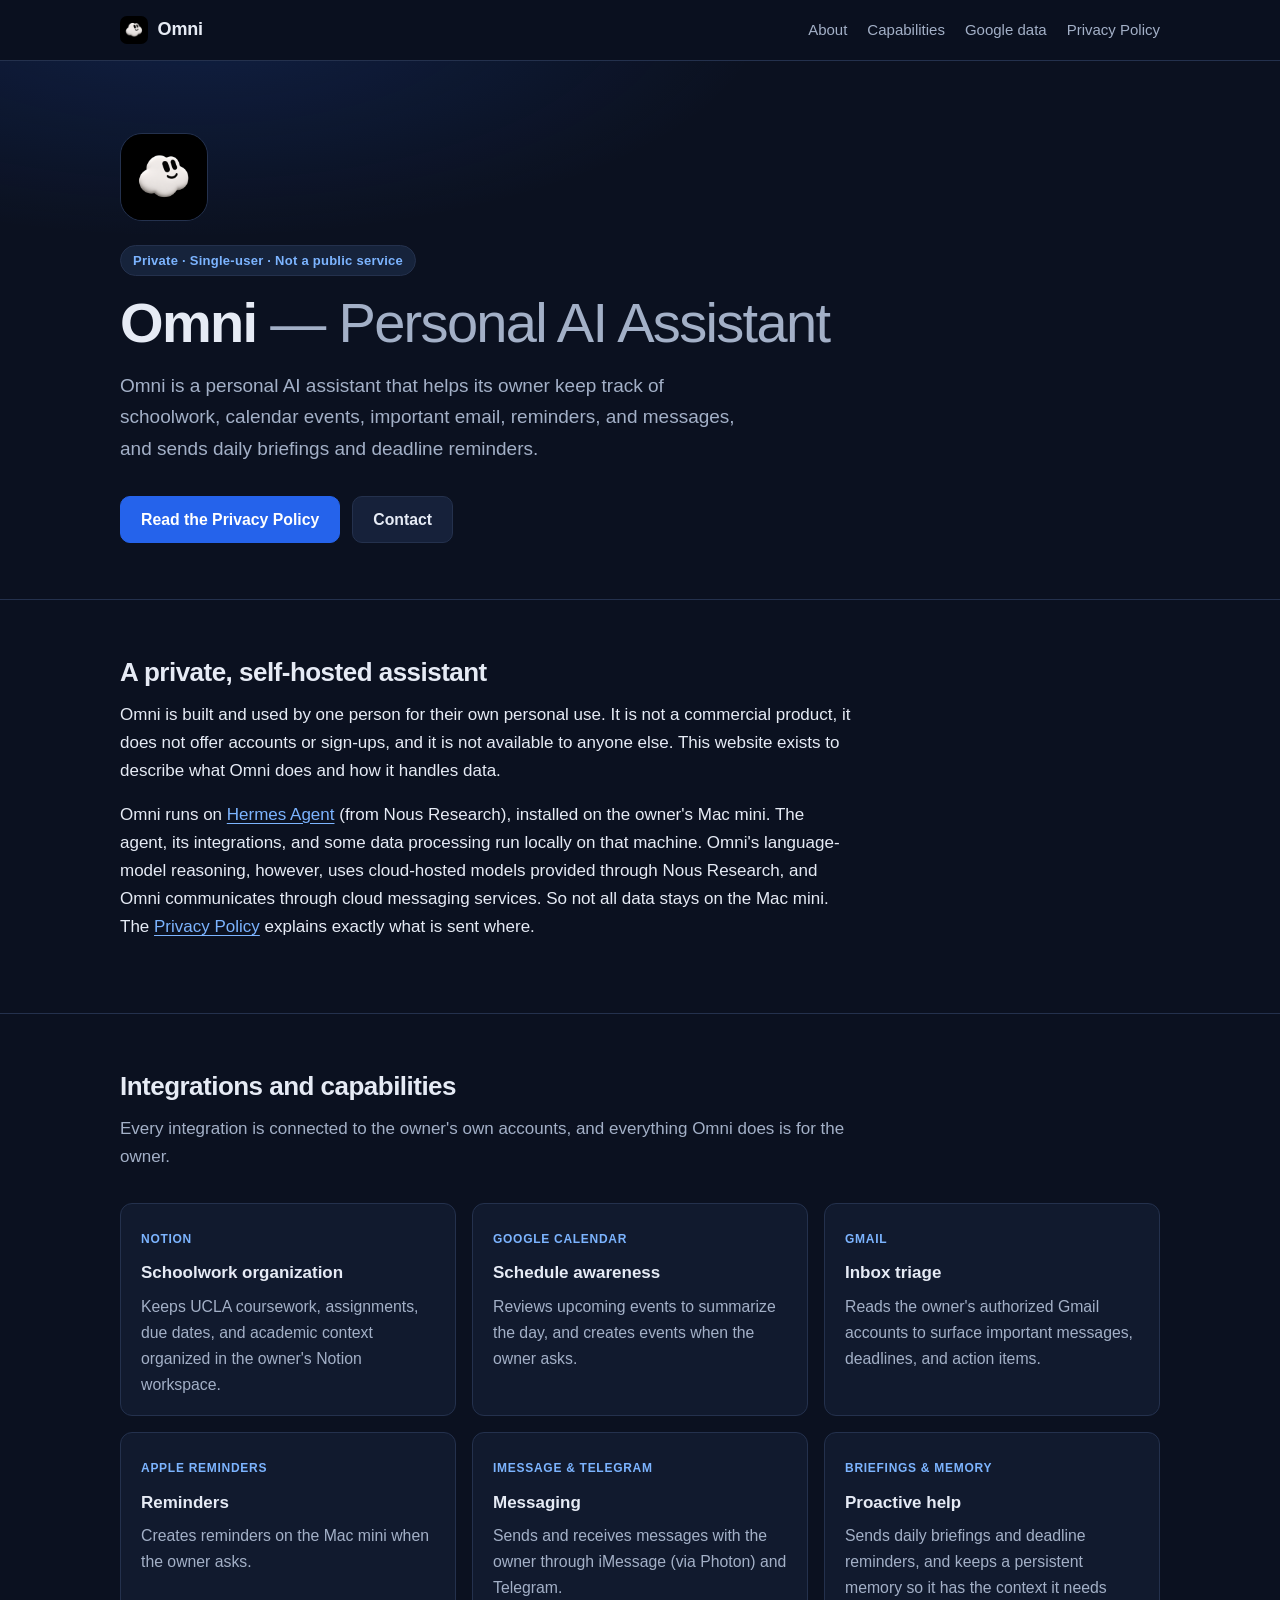
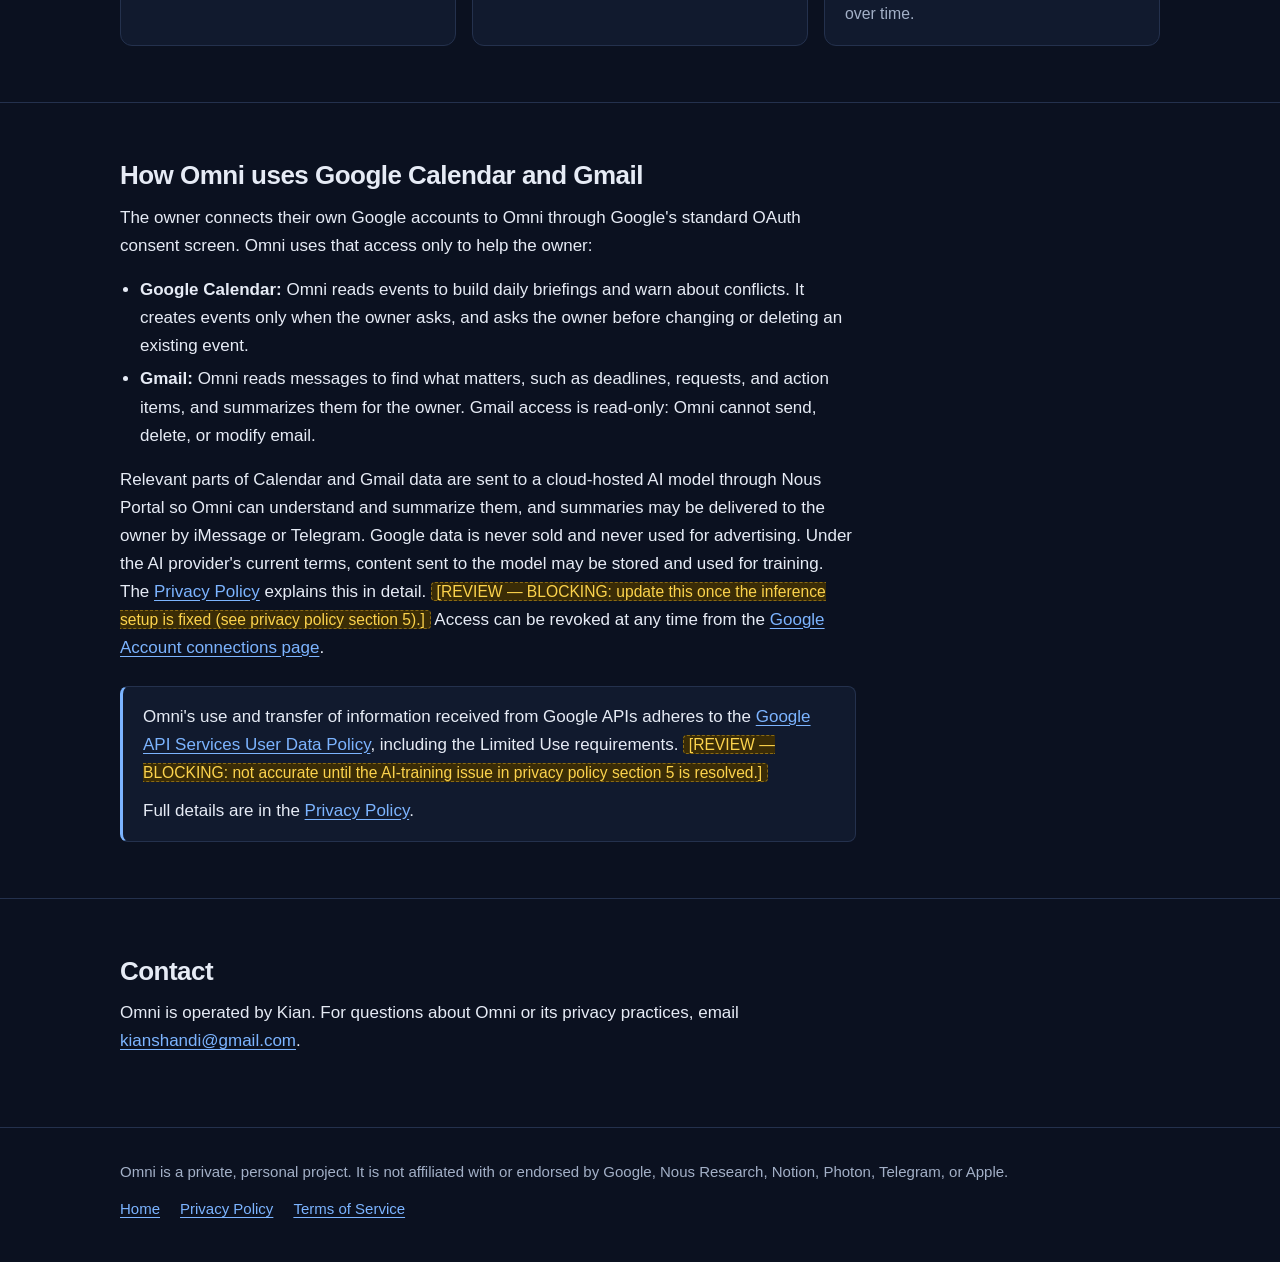
<file: index.html>
<!doctype html>
<html lang="en">
<head>
  <meta charset="utf-8">
  <meta name="viewport" content="width=device-width, initial-scale=1">
  <title>Omni — Personal AI Assistant</title>
  <meta name="description" content="Omni is a private, single-user AI assistant that helps its owner manage schoolwork, calendar, email, reminders, and messages. It is not a public service.">
  <link rel="icon" type="image/png" href="logo-256.png">
  <link rel="apple-touch-icon" href="logo-256.png">
  <link rel="stylesheet" href="styles.css">
</head>
<body>
  <a class="skip-link" href="#main">Skip to content</a>

  <header class="site-header">
    <div class="container">
      <a class="brand" href="index.html">
        <img class="brand-mark" src="logo-256.png" alt="" width="28" height="28">
        Omni
      </a>
      <nav class="site-nav" aria-label="Primary">
        <ul>
          <li><a href="#about">About</a></li>
          <li><a href="#capabilities">Capabilities</a></li>
          <li><a href="#google">Google data</a></li>
          <li><a href="privacy.html">Privacy Policy</a></li>
        </ul>
      </nav>
    </div>
  </header>

  <main id="main">
    <section class="hero">
      <div class="container">
        <img class="hero-logo" src="logo-256.png" alt="Omni logo" width="88" height="88">
        <p class="eyebrow">Private &middot; Single-user &middot; Not a public service</p>
        <h1>Omni <span>— Personal AI Assistant</span></h1>
        <p class="lead">
          Omni is a personal AI assistant that helps its owner keep track of
          schoolwork, calendar events, important email, reminders, and messages,
          and sends daily briefings and deadline reminders.
        </p>
        <div class="actions">
          <a class="button button-primary" href="privacy.html">Read the Privacy Policy</a>
          <a class="button" href="#contact">Contact</a>
        </div>
      </div>
    </section>

    <section class="section" id="about" aria-labelledby="about-title">
      <div class="container">
        <h2 id="about-title">A private, self-hosted assistant</h2>
        <div class="prose">
          <p>
            Omni is built and used by one person for their own personal use. It is
            not a commercial product, it does not offer accounts or sign-ups, and it
            is not available to anyone else. This website exists to describe what
            Omni does and how it handles data.
          </p>
          <p>
            Omni runs on <a href="https://github.com/NousResearch/hermes-agent">Hermes Agent</a>
            (from Nous Research), installed on the owner's Mac mini. The agent,
            its integrations, and some data processing run locally on that machine.
            Omni's language-model reasoning, however, uses cloud-hosted models
            provided through Nous Research, and Omni communicates through
            cloud messaging services. So not all data stays on the Mac mini. The
            <a href="privacy.html">Privacy Policy</a> explains exactly what is sent where.
          </p>
        </div>
      </div>
    </section>

    <section class="section" id="capabilities" aria-labelledby="capabilities-title">
      <div class="container">
        <h2 id="capabilities-title">Integrations and capabilities</h2>
        <p class="section-intro">
          Every integration is connected to the owner's own accounts, and
          everything Omni does is for the owner.
        </p>
        <div class="grid">
          <article class="card">
            <span class="tag">Notion</span>
            <h3>Schoolwork organization</h3>
            <p>Keeps UCLA coursework, assignments, due dates, and academic context organized in the owner's Notion workspace.</p>
          </article>
          <article class="card">
            <span class="tag">Google Calendar</span>
            <h3>Schedule awareness</h3>
            <p>Reviews upcoming events to summarize the day, and creates events when the owner asks.</p>
          </article>
          <article class="card">
            <span class="tag">Gmail</span>
            <h3>Inbox triage</h3>
            <p>Reads the owner's authorized Gmail accounts to surface important messages, deadlines, and action items.</p>
          </article>
          <article class="card">
            <span class="tag">Apple Reminders</span>
            <h3>Reminders</h3>
            <p>Creates reminders on the Mac mini when the owner asks.</p>
          </article>
          <article class="card">
            <span class="tag">iMessage &amp; Telegram</span>
            <h3>Messaging</h3>
            <p>Sends and receives messages with the owner through iMessage (via Photon) and Telegram.</p>
          </article>
          <article class="card">
            <span class="tag">Briefings &amp; memory</span>
            <h3>Proactive help</h3>
            <p>Sends daily briefings and deadline reminders, and keeps a persistent memory so it has the context it needs over time.</p>
          </article>
        </div>
      </div>
    </section>

    <section class="section" id="google" aria-labelledby="google-title">
      <div class="container">
        <h2 id="google-title">How Omni uses Google Calendar and Gmail</h2>
        <div class="prose">
          <p>
            The owner connects their own Google accounts to Omni through Google's
            standard OAuth consent screen. Omni uses that access only to help the
            owner:
          </p>
          <ul>
            <li>
              <strong>Google Calendar:</strong> Omni reads events to build daily briefings
              and warn about conflicts. It creates events only when the owner asks, and asks
              the owner before changing or deleting an existing event.
            </li>
            <li>
              <strong>Gmail:</strong> Omni reads messages to find what matters, such as deadlines,
              requests, and action items, and summarizes them for the owner. Gmail access
              is read-only: Omni cannot send, delete, or modify email.
            </li>
          </ul>
          <p>
            Relevant parts of Calendar and Gmail data are sent to a cloud-hosted AI model
            through Nous Portal so Omni can understand and summarize them, and summaries may
            be delivered to the owner by iMessage or Telegram. Google data is never sold and
            never used for advertising. Under the AI provider's current terms, content sent to
            the model may be stored and used for training. The
            <a href="privacy.html#ai-providers">Privacy Policy</a> explains this in detail.
            <mark class="review">[REVIEW — BLOCKING: update this once the inference setup is fixed (see privacy policy section 5).]</mark>
            Access can be revoked at any time from the
            <a href="https://myaccount.google.com/connections">Google Account connections page</a>.
          </p>
        </div>
        <div class="callout">
          <p>
            Omni's use and transfer of information received from Google APIs adheres to the
            <a href="https://developers.google.com/terms/api-services-user-data-policy">Google API Services User Data Policy</a>,
            including the Limited Use requirements.
            <mark class="review">[REVIEW — BLOCKING: not accurate until the AI-training issue in privacy policy section 5 is resolved.]</mark>
          </p>
          <p>Full details are in the <a href="privacy.html">Privacy Policy</a>.</p>
        </div>
      </div>
    </section>

    <section class="section" id="contact" aria-labelledby="contact-title">
      <div class="container">
        <h2 id="contact-title">Contact</h2>
        <div class="prose">
          <p>
            Omni is operated by Kian.
            For questions about Omni or its privacy practices, email
            <a href="mailto:kianshandi@gmail.com">kianshandi@gmail.com</a>.
          </p>
        </div>
      </div>
    </section>
  </main>

  <footer class="site-footer">
    <div class="container">
      <p>Omni is a private, personal project. It is not affiliated with or endorsed by Google, Nous Research, Notion, Photon, Telegram, or Apple.</p>
      <ul>
        <li><a href="index.html" aria-current="page">Home</a></li>
        <li><a href="privacy.html">Privacy Policy</a></li>
        <li><a href="terms.html">Terms of Service</a></li>
      </ul>
    </div>
  </footer>
</body>
</html>
</file>
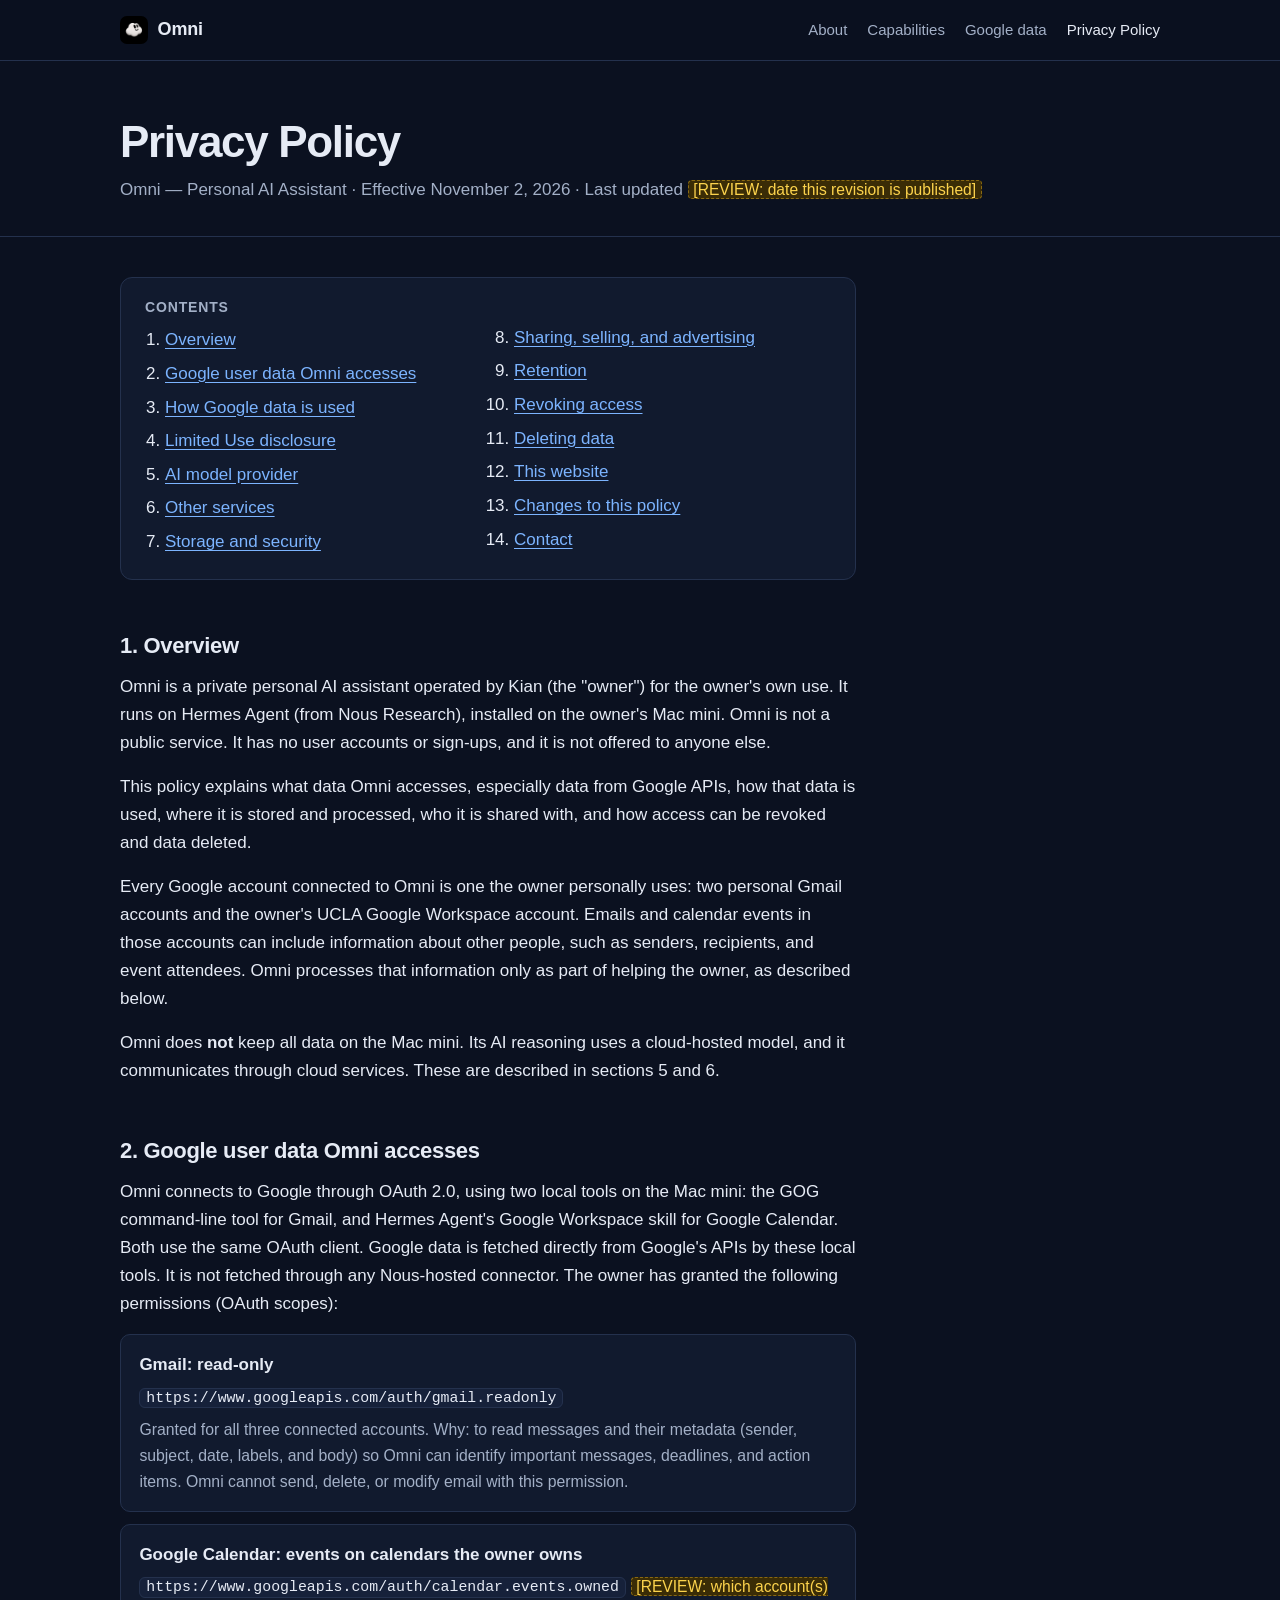
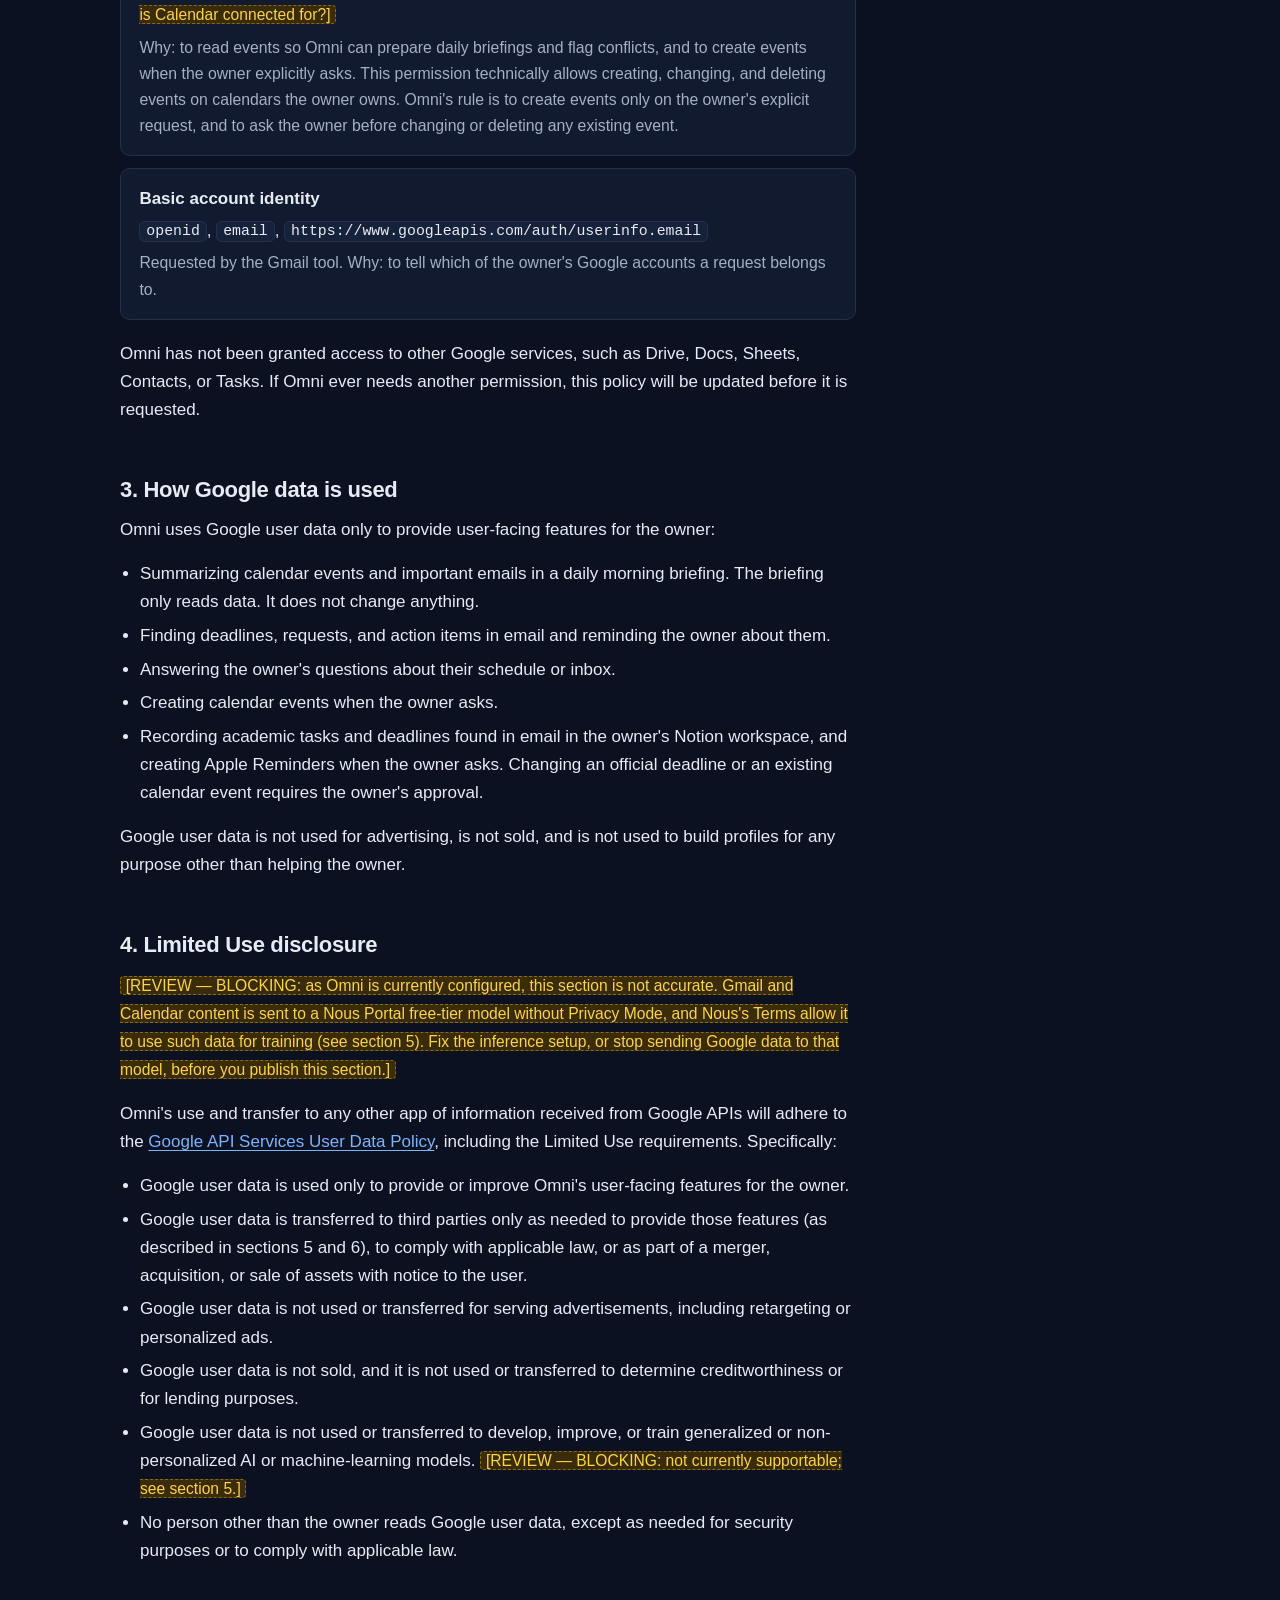
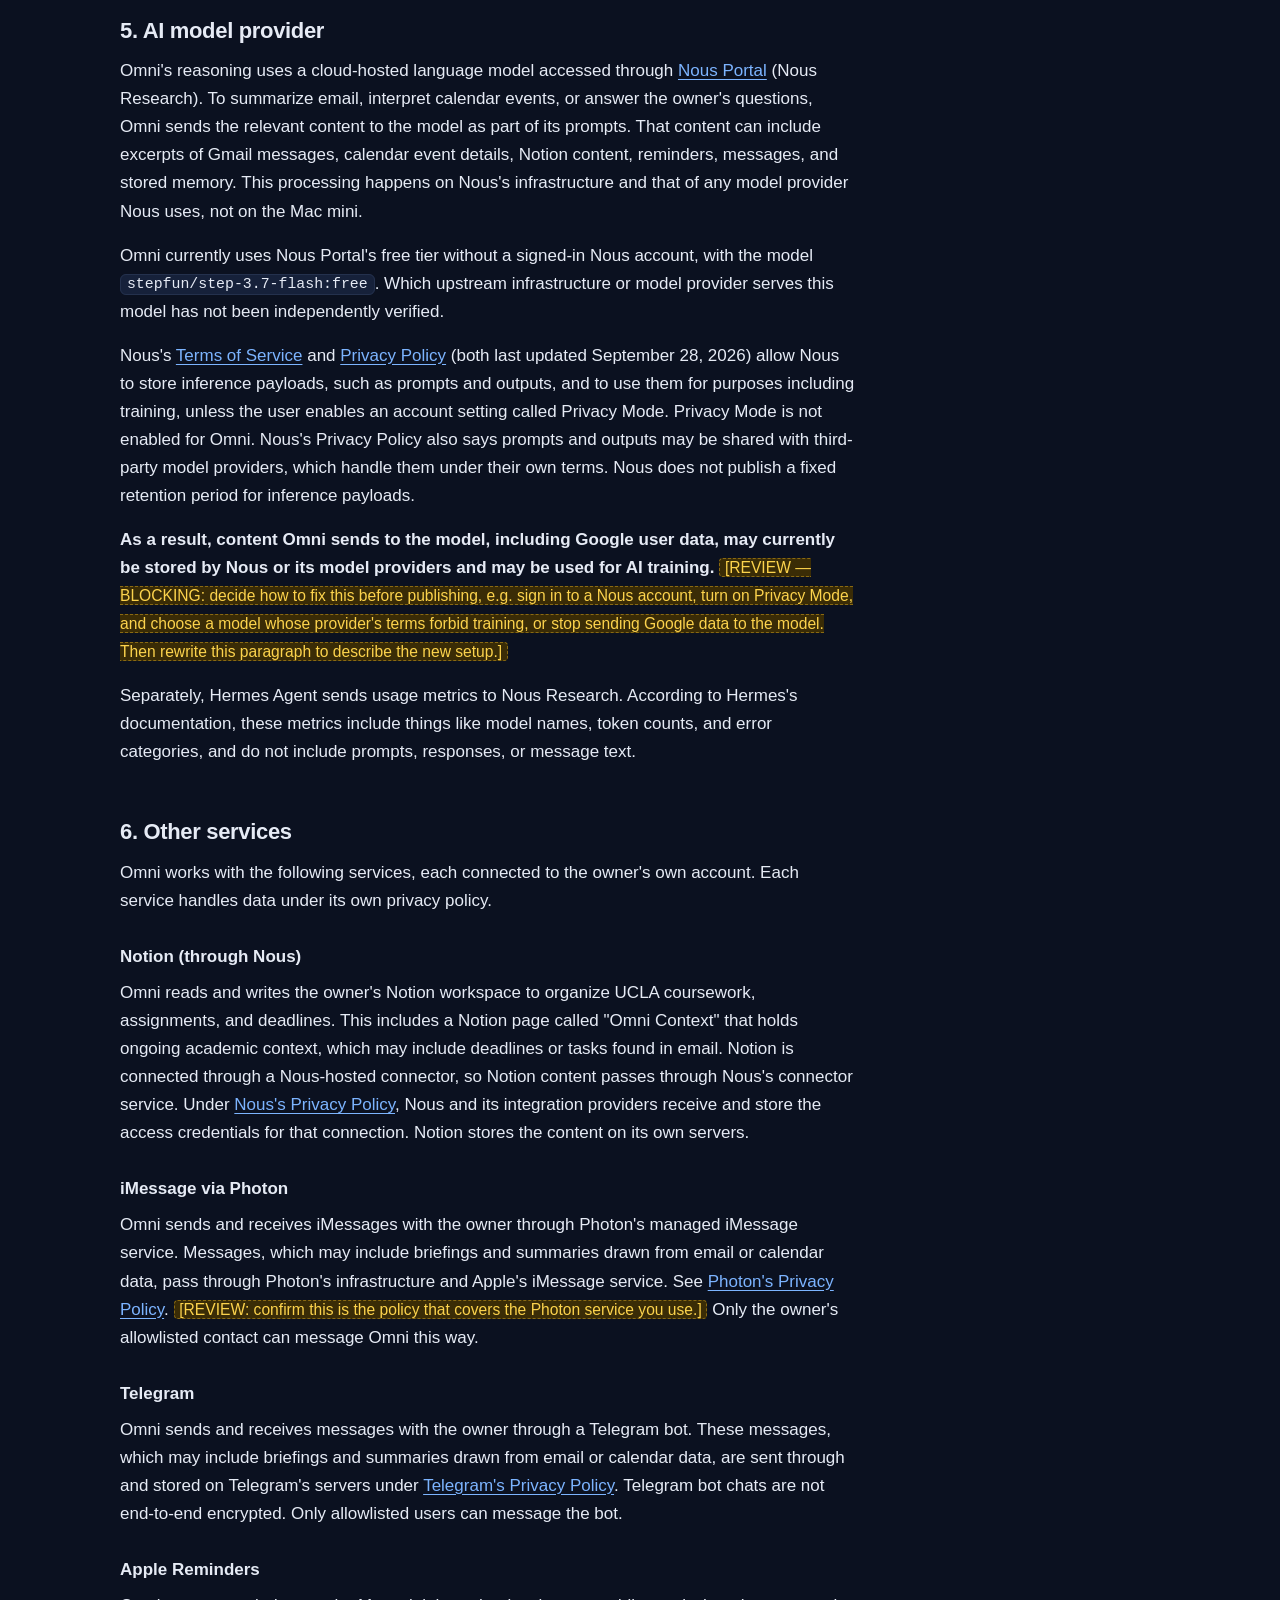
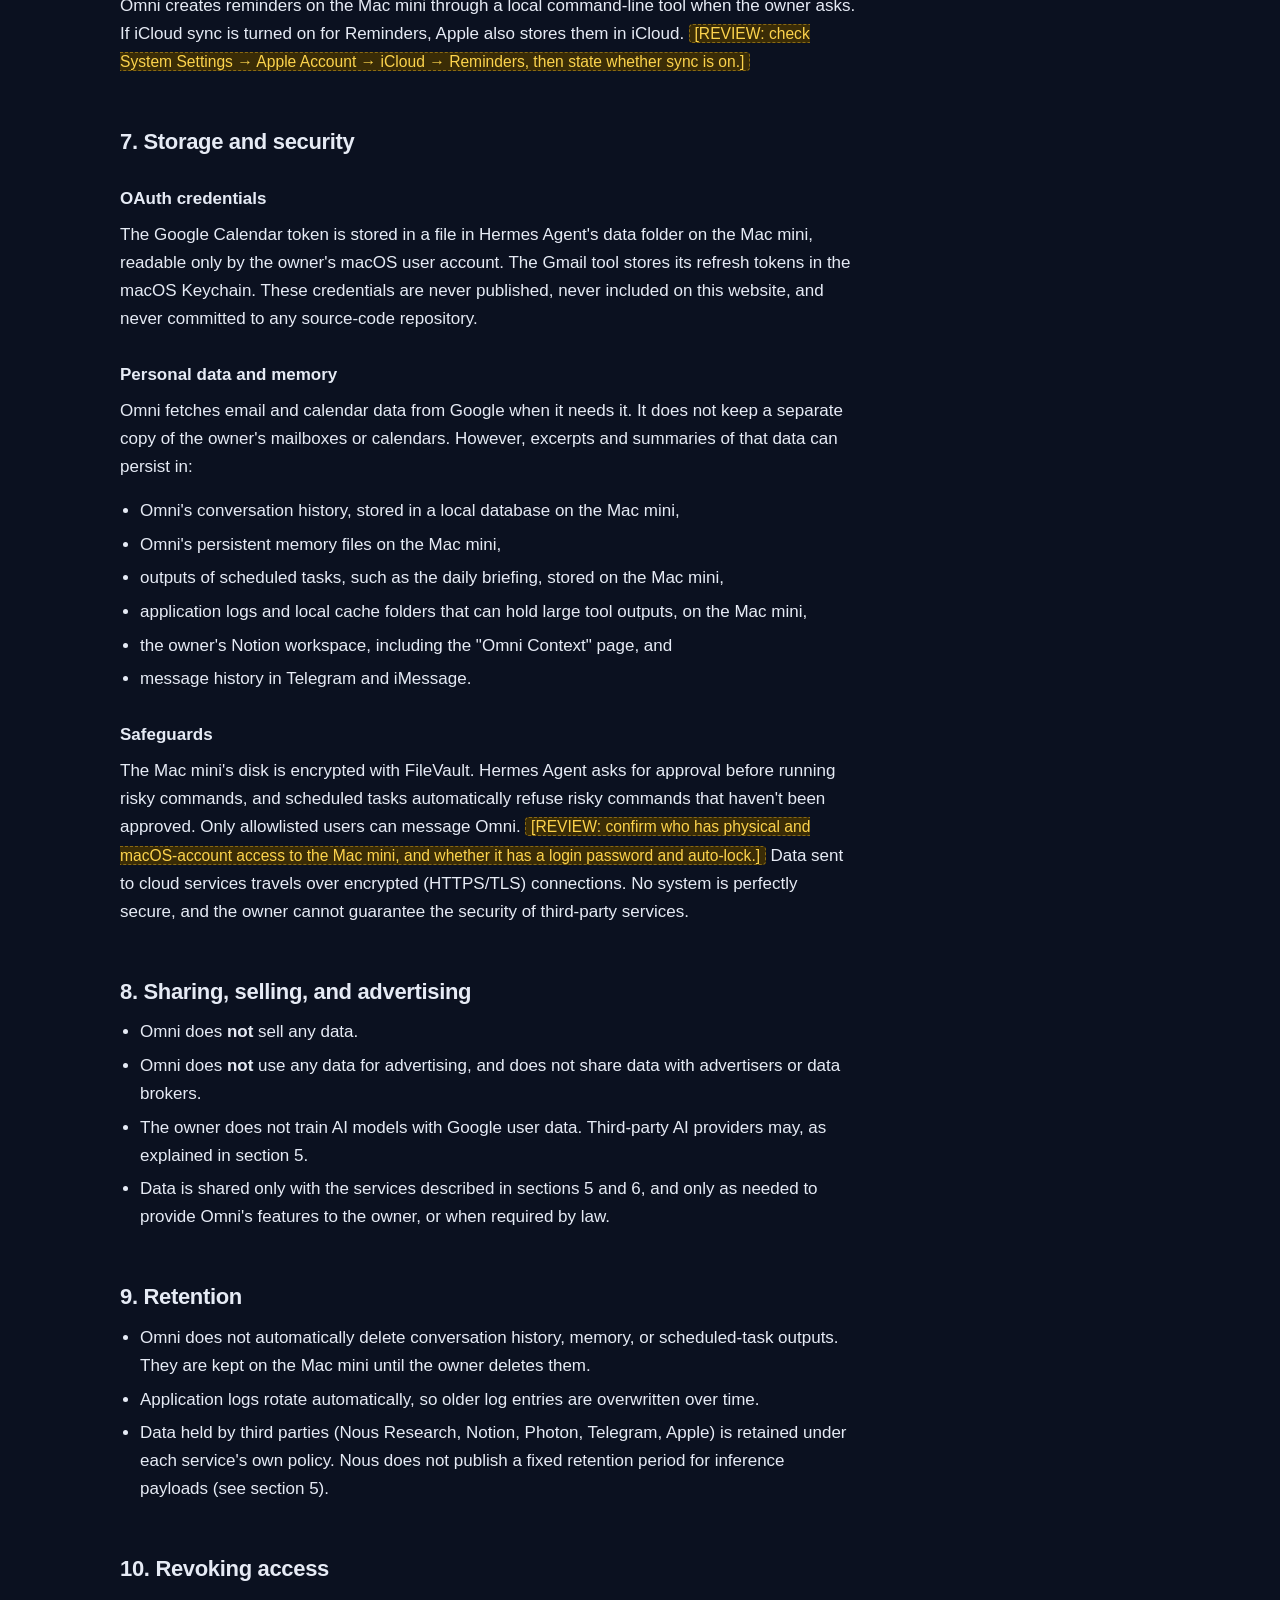
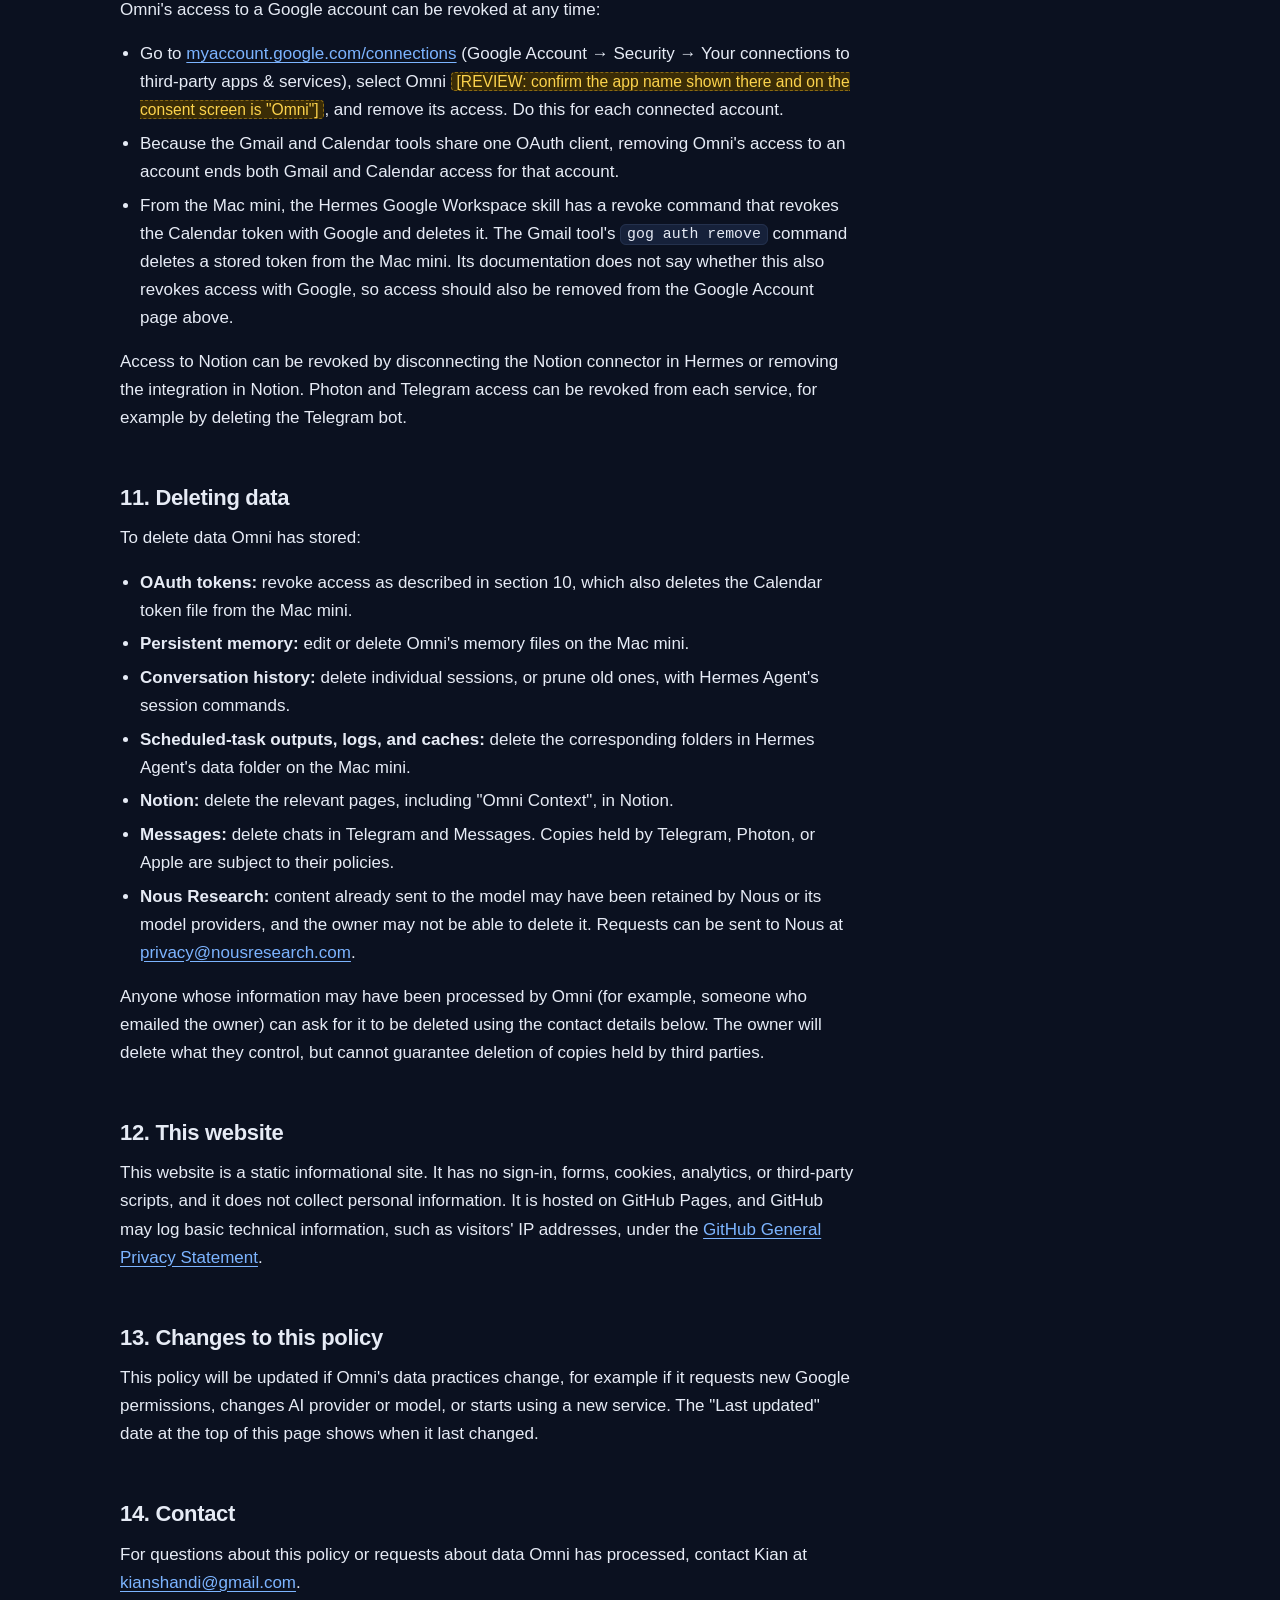
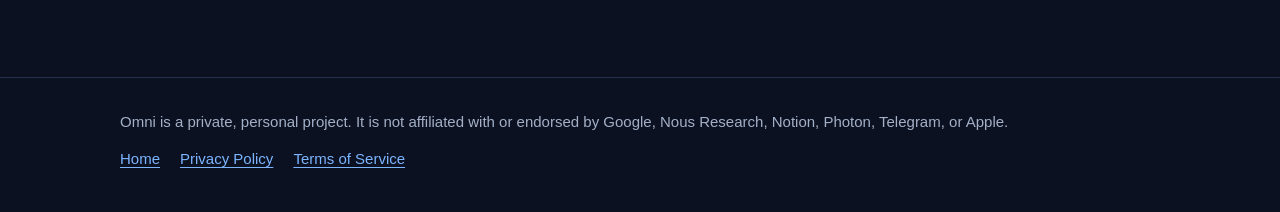
<file: privacy.html>
<!doctype html>
<html lang="en">
<head>
  <meta charset="utf-8">
  <meta name="viewport" content="width=device-width, initial-scale=1">
  <title>Privacy Policy — Omni</title>
  <meta name="description" content="Privacy Policy for Omni, a private, single-user personal AI assistant: what Google user data it accesses, how that data is used, stored, and shared, and how to revoke access.">
  <link rel="icon" type="image/png" href="logo-256.png">
  <link rel="apple-touch-icon" href="logo-256.png">
  <link rel="stylesheet" href="styles.css">
</head>
<body>
  <a class="skip-link" href="#main">Skip to content</a>

  <header class="site-header">
    <div class="container">
      <a class="brand" href="index.html">
        <img class="brand-mark" src="logo-256.png" alt="" width="28" height="28">
        Omni
      </a>
      <nav class="site-nav" aria-label="Primary">
        <ul>
          <li><a href="index.html#about">About</a></li>
          <li><a href="index.html#capabilities">Capabilities</a></li>
          <li><a href="index.html#google">Google data</a></li>
          <li><a href="privacy.html" aria-current="page">Privacy Policy</a></li>
        </ul>
      </nav>
    </div>
  </header>

  <main id="main">
    <div class="policy-header">
      <div class="container">
        <h1>Privacy Policy</h1>
        <p class="policy-meta">
          Omni — Personal AI Assistant &middot; Effective November 2, 2026 &middot; Last updated
          <mark class="review">[REVIEW: date this revision is published]</mark>
        </p>
      </div>
    </div>

    <div class="policy">
      <div class="container">
        <div class="prose">

          <nav class="toc" aria-label="Contents">
            <h2>Contents</h2>
            <ol>
              <li><a href="#overview">Overview</a></li>
              <li><a href="#google-data">Google user data Omni accesses</a></li>
              <li><a href="#google-use">How Google data is used</a></li>
              <li><a href="#limited-use">Limited Use disclosure</a></li>
              <li><a href="#ai-providers">AI model provider</a></li>
              <li><a href="#other-services">Other services</a></li>
              <li><a href="#storage">Storage and security</a></li>
              <li><a href="#sharing">Sharing, selling, and advertising</a></li>
              <li><a href="#retention">Retention</a></li>
              <li><a href="#revoke">Revoking access</a></li>
              <li><a href="#deletion">Deleting data</a></li>
              <li><a href="#website">This website</a></li>
              <li><a href="#changes">Changes to this policy</a></li>
              <li><a href="#contact">Contact</a></li>
            </ol>
          </nav>

          <h2 id="overview">1. Overview</h2>
          <p>
            Omni is a private personal AI assistant operated by Kian (the "owner") for the
            owner's own use. It runs on Hermes Agent (from Nous Research), installed on the
            owner's Mac mini. Omni is not a public service. It has no user accounts or sign-ups,
            and it is not offered to anyone else.
          </p>
          <p>
            This policy explains what data Omni accesses, especially data from Google APIs,
            how that data is used, where it is stored and processed, who it is shared with,
            and how access can be revoked and data deleted.
          </p>
          <p>
            Every Google account connected to Omni is one the owner personally uses: two personal
            Gmail accounts and the owner's UCLA Google Workspace account. Emails and calendar
            events in those accounts can include information about other people, such as
            senders, recipients, and event attendees. Omni processes that information only as
            part of helping the owner, as described below.
          </p>
          <p>
            Omni does <strong>not</strong> keep all data on the Mac mini. Its AI reasoning uses a
            cloud-hosted model, and it communicates through cloud services. These are described
            in sections 5 and 6.
          </p>

          <h2 id="google-data">2. Google user data Omni accesses</h2>
          <p>
            Omni connects to Google through OAuth 2.0, using two local tools on the Mac mini:
            the GOG command-line tool for Gmail, and Hermes Agent's Google Workspace skill for
            Google Calendar. Both use the same OAuth client. Google data is fetched directly from
            Google's APIs by these local tools. It is not fetched through any Nous-hosted connector.
            The owner has granted the following permissions (OAuth scopes):
          </p>
          <ul class="scope-list">
            <li>
              <strong>Gmail: read-only</strong>
              <code>https://www.googleapis.com/auth/gmail.readonly</code>
              <p>
                Granted for all three connected accounts. Why: to read messages and their
                metadata (sender, subject, date, labels, and body) so Omni can identify important
                messages, deadlines, and action items. Omni cannot send, delete, or modify email
                with this permission.
              </p>
            </li>
            <li>
              <strong>Google Calendar: events on calendars the owner owns</strong>
              <code>https://www.googleapis.com/auth/calendar.events.owned</code>
              <mark class="review">[REVIEW: which account(s) is Calendar connected for?]</mark>
              <p>
                Why: to read events so Omni can prepare daily briefings and flag conflicts, and to
                create events when the owner explicitly asks. This permission technically allows
                creating, changing, and deleting events on calendars the owner owns. Omni's rule is
                to create events only on the owner's explicit request, and to ask the owner before
                changing or deleting any existing event.
              </p>
            </li>
            <li>
              <strong>Basic account identity</strong>
              <code>openid</code>, <code>email</code>,
              <code>https://www.googleapis.com/auth/userinfo.email</code>
              <p>Requested by the Gmail tool. Why: to tell which of the owner's Google accounts a request belongs to.</p>
            </li>
          </ul>
          <p>
            Omni has not been granted access to other Google services, such as Drive, Docs,
            Sheets, Contacts, or Tasks. If Omni ever needs another permission, this policy will
            be updated before it is requested.
          </p>

          <h2 id="google-use">3. How Google data is used</h2>
          <p>Omni uses Google user data only to provide user-facing features for the owner:</p>
          <ul>
            <li>Summarizing calendar events and important emails in a daily morning briefing. The briefing only reads data. It does not change anything.</li>
            <li>Finding deadlines, requests, and action items in email and reminding the owner about them.</li>
            <li>Answering the owner's questions about their schedule or inbox.</li>
            <li>Creating calendar events when the owner asks.</li>
            <li>
              Recording academic tasks and deadlines found in email in the owner's Notion workspace,
              and creating Apple Reminders when the owner asks. Changing an official deadline or an
              existing calendar event requires the owner's approval.
            </li>
          </ul>
          <p>
            Google user data is not used for advertising, is not sold, and is not used to build
            profiles for any purpose other than helping the owner.
          </p>

          <h2 id="limited-use">4. Limited Use disclosure</h2>
          <p>
            <mark class="review">[REVIEW — BLOCKING: as Omni is currently configured, this section is not accurate. Gmail and Calendar content is sent to a Nous Portal free-tier model without Privacy Mode, and Nous's Terms allow it to use such data for training (see section 5). Fix the inference setup, or stop sending Google data to that model, before you publish this section.]</mark>
          </p>
          <p>
            Omni's use and transfer to any other app of information received from Google APIs
            will adhere to the
            <a href="https://developers.google.com/terms/api-services-user-data-policy">Google API Services User Data Policy</a>,
            including the Limited Use requirements. Specifically:
          </p>
          <ul>
            <li>Google user data is used only to provide or improve Omni's user-facing features for the owner.</li>
            <li>
              Google user data is transferred to third parties only as needed to provide those
              features (as described in sections 5 and 6), to comply with applicable law, or as
              part of a merger, acquisition, or sale of assets with notice to the user.
            </li>
            <li>Google user data is not used or transferred for serving advertisements, including retargeting or personalized ads.</li>
            <li>Google user data is not sold, and it is not used or transferred to determine creditworthiness or for lending purposes.</li>
            <li>
              Google user data is not used or transferred to develop, improve, or train generalized
              or non-personalized AI or machine-learning models.
              <mark class="review">[REVIEW — BLOCKING: not currently supportable; see section 5.]</mark>
            </li>
            <li>
              No person other than the owner reads Google user data, except as needed for
              security purposes or to comply with applicable law.
            </li>
          </ul>

          <h2 id="ai-providers">5. AI model provider</h2>
          <p>
            Omni's reasoning uses a cloud-hosted language model accessed through
            <a href="https://portal.nousresearch.com">Nous Portal</a> (Nous Research). To summarize
            email, interpret calendar events, or answer the owner's questions, Omni sends the
            relevant content to the model as part of its prompts. That content can include excerpts
            of Gmail messages, calendar event details, Notion content, reminders, messages, and
            stored memory. This processing happens on Nous's infrastructure and that of any model
            provider Nous uses, not on the Mac mini.
          </p>
          <p>
            Omni currently uses Nous Portal's free tier without a signed-in Nous account, with the
            model <code>stepfun/step-3.7-flash:free</code>. Which upstream infrastructure or model
            provider serves this model has not been independently verified.
          </p>
          <p>
            Nous's <a href="https://portal.nousresearch.com/terms">Terms of Service</a> and
            <a href="https://portal.nousresearch.com/privacy">Privacy Policy</a> (both last updated
            September 28, 2026) allow Nous to store inference payloads, such as prompts and
            outputs, and to use them for purposes including training, unless the user enables an
            account setting called Privacy Mode. Privacy Mode is not enabled for Omni. Nous's
            Privacy Policy also says prompts and outputs may be shared with third-party model
            providers, which handle them under their own terms. Nous does not publish a fixed
            retention period for inference payloads.
          </p>
          <p>
            <strong>As a result, content Omni sends to the model, including Google user data, may
            currently be stored by Nous or its model providers and may be used for AI training.</strong>
            <mark class="review">[REVIEW — BLOCKING: decide how to fix this before publishing, e.g. sign in to a Nous account, turn on Privacy Mode, and choose a model whose provider's terms forbid training, or stop sending Google data to the model. Then rewrite this paragraph to describe the new setup.]</mark>
          </p>
          <p>
            Separately, Hermes Agent sends usage metrics to Nous Research. According to Hermes's
            documentation, these metrics include things like model names, token counts, and error
            categories, and do not include prompts, responses, or message text.
          </p>

          <h2 id="other-services">6. Other services</h2>
          <p>
            Omni works with the following services, each connected to the owner's own account.
            Each service handles data under its own privacy policy.
          </p>

          <h3>Notion (through Nous)</h3>
          <p>
            Omni reads and writes the owner's Notion workspace to organize UCLA coursework,
            assignments, and deadlines. This includes a Notion page called "Omni Context" that
            holds ongoing academic context, which may include deadlines or tasks found in email.
            Notion is connected through a Nous-hosted connector, so Notion content passes through
            Nous's connector service. Under
            <a href="https://portal.nousresearch.com/privacy">Nous's Privacy Policy</a>, Nous and its
            integration providers receive and store the access credentials for that connection.
            Notion stores the content on its own servers.
          </p>

          <h3>iMessage via Photon</h3>
          <p>
            Omni sends and receives iMessages with the owner through Photon's managed iMessage
            service. Messages, which may include briefings and summaries drawn from email or
            calendar data, pass through Photon's infrastructure and Apple's iMessage service.
            See <a href="https://app.photon.codes/privacy-policy">Photon's Privacy Policy</a>.
            <mark class="review">[REVIEW: confirm this is the policy that covers the Photon service you use.]</mark>
            Only the owner's allowlisted contact can message Omni this way.
          </p>

          <h3>Telegram</h3>
          <p>
            Omni sends and receives messages with the owner through a Telegram bot. These
            messages, which may include briefings and summaries drawn from email or calendar
            data, are sent through and stored on Telegram's servers under
            <a href="https://telegram.org/privacy">Telegram's Privacy Policy</a>. Telegram bot
            chats are not end-to-end encrypted. Only allowlisted users can message the bot.
          </p>

          <h3>Apple Reminders</h3>
          <p>
            Omni creates reminders on the Mac mini through a local command-line tool when the owner
            asks. If iCloud sync is turned on for Reminders, Apple also stores them in iCloud.
            <mark class="review">[REVIEW: check System Settings → Apple Account → iCloud → Reminders, then state whether sync is on.]</mark>
          </p>

          <h2 id="storage">7. Storage and security</h2>
          <h3>OAuth credentials</h3>
          <p>
            The Google Calendar token is stored in a file in Hermes Agent's data folder on the
            Mac mini, readable only by the owner's macOS user account. The Gmail tool stores its
            refresh tokens in the macOS Keychain. These credentials are never published, never
            included on this website, and never committed to any source-code repository.
          </p>

          <h3>Personal data and memory</h3>
          <p>
            Omni fetches email and calendar data from Google when it needs it. It does not keep a
            separate copy of the owner's mailboxes or calendars. However, excerpts and summaries of
            that data can persist in:
          </p>
          <ul>
            <li>Omni's conversation history, stored in a local database on the Mac mini,</li>
            <li>Omni's persistent memory files on the Mac mini,</li>
            <li>outputs of scheduled tasks, such as the daily briefing, stored on the Mac mini,</li>
            <li>application logs and local cache folders that can hold large tool outputs, on the Mac mini,</li>
            <li>the owner's Notion workspace, including the "Omni Context" page, and</li>
            <li>message history in Telegram and iMessage.</li>
          </ul>

          <h3>Safeguards</h3>
          <p>
            The Mac mini's disk is encrypted with FileVault. Hermes Agent asks for approval before
            running risky commands, and scheduled tasks automatically refuse risky commands that
            haven't been approved. Only allowlisted users can message Omni.
            <mark class="review">[REVIEW: confirm who has physical and macOS-account access to the Mac mini, and whether it has a login password and auto-lock.]</mark>
            Data sent to cloud services travels over encrypted (HTTPS/TLS) connections. No system
            is perfectly secure, and the owner cannot guarantee the security of third-party
            services.
          </p>

          <h2 id="sharing">8. Sharing, selling, and advertising</h2>
          <ul>
            <li>Omni does <strong>not</strong> sell any data.</li>
            <li>Omni does <strong>not</strong> use any data for advertising, and does not share data with advertisers or data brokers.</li>
            <li>The owner does not train AI models with Google user data. Third-party AI providers may, as explained in section 5.</li>
            <li>
              Data is shared only with the services described in sections 5 and 6, and only as
              needed to provide Omni's features to the owner, or when required by law.
            </li>
          </ul>

          <h2 id="retention">9. Retention</h2>
          <ul>
            <li>Omni does not automatically delete conversation history, memory, or scheduled-task outputs. They are kept on the Mac mini until the owner deletes them.</li>
            <li>Application logs rotate automatically, so older log entries are overwritten over time.</li>
            <li>
              Data held by third parties (Nous Research, Notion, Photon, Telegram, Apple) is retained
              under each service's own policy. Nous does not publish a fixed retention period for
              inference payloads (see section 5).
            </li>
          </ul>

          <h2 id="revoke">10. Revoking access</h2>
          <p>Omni's access to a Google account can be revoked at any time:</p>
          <ul>
            <li>
              Go to <a href="https://myaccount.google.com/connections">myaccount.google.com/connections</a>
              (Google Account → Security → Your connections to third-party apps &amp; services),
              select Omni <mark class="review">[REVIEW: confirm the app name shown there and on the consent screen is "Omni"]</mark>,
              and remove its access. Do this for each connected account.
            </li>
            <li>
              Because the Gmail and Calendar tools share one OAuth client, removing Omni's access to
              an account ends both Gmail and Calendar access for that account.
            </li>
            <li>
              From the Mac mini, the Hermes Google Workspace skill has a revoke command that revokes
              the Calendar token with Google and deletes it. The Gmail tool's
              <code>gog auth remove</code> command deletes a stored token from the Mac mini. Its
              documentation does not say whether this also revokes access with Google, so access
              should also be removed from the Google Account page above.
            </li>
          </ul>
          <p>
            Access to Notion can be revoked by disconnecting the Notion connector in Hermes or
            removing the integration in Notion. Photon and Telegram access can be revoked from
            each service, for example by deleting the Telegram bot.
          </p>

          <h2 id="deletion">11. Deleting data</h2>
          <p>To delete data Omni has stored:</p>
          <ul>
            <li><strong>OAuth tokens:</strong> revoke access as described in section 10, which also deletes the Calendar token file from the Mac mini.</li>
            <li><strong>Persistent memory:</strong> edit or delete Omni's memory files on the Mac mini.</li>
            <li><strong>Conversation history:</strong> delete individual sessions, or prune old ones, with Hermes Agent's session commands.</li>
            <li><strong>Scheduled-task outputs, logs, and caches:</strong> delete the corresponding folders in Hermes Agent's data folder on the Mac mini.</li>
            <li><strong>Notion:</strong> delete the relevant pages, including "Omni Context", in Notion.</li>
            <li><strong>Messages:</strong> delete chats in Telegram and Messages. Copies held by Telegram, Photon, or Apple are subject to their policies.</li>
            <li>
              <strong>Nous Research:</strong> content already sent to the model may have been retained
              by Nous or its model providers, and the owner may not be able to delete it. Requests
              can be sent to Nous at <a href="mailto:privacy@nousresearch.com">privacy@nousresearch.com</a>.
            </li>
          </ul>
          <p>
            Anyone whose information may have been processed by Omni (for example, someone who
            emailed the owner) can ask for it to be deleted using the contact details below. The
            owner will delete what they control, but cannot guarantee deletion of copies held by
            third parties.
          </p>

          <h2 id="website">12. This website</h2>
          <p>
            This website is a static informational site. It has no sign-in, forms, cookies,
            analytics, or third-party scripts, and it does not collect personal information.
            It is hosted on GitHub Pages, and GitHub may log basic technical information,
            such as visitors' IP addresses, under the
            <a href="https://docs.github.com/site-policy/privacy-policies/github-general-privacy-statement">GitHub General Privacy Statement</a>.
          </p>

          <h2 id="changes">13. Changes to this policy</h2>
          <p>
            This policy will be updated if Omni's data practices change, for example if it requests
            new Google permissions, changes AI provider or model, or starts using a new service.
            The "Last updated" date at the top of this page shows when it last changed.
          </p>

          <h2 id="contact">14. Contact</h2>
          <p>
            For questions about this policy or requests about data Omni has processed, contact
            Kian at <a href="mailto:kianshandi@gmail.com">kianshandi@gmail.com</a>.
          </p>

        </div>
      </div>
    </div>
  </main>

  <footer class="site-footer">
    <div class="container">
      <p>Omni is a private, personal project. It is not affiliated with or endorsed by Google, Nous Research, Notion, Photon, Telegram, or Apple.</p>
      <ul>
        <li><a href="index.html">Home</a></li>
        <li><a href="privacy.html" aria-current="page">Privacy Policy</a></li>
        <li><a href="terms.html">Terms of Service</a></li>
      </ul>
    </div>
  </footer>
</body>
</html>
</file>
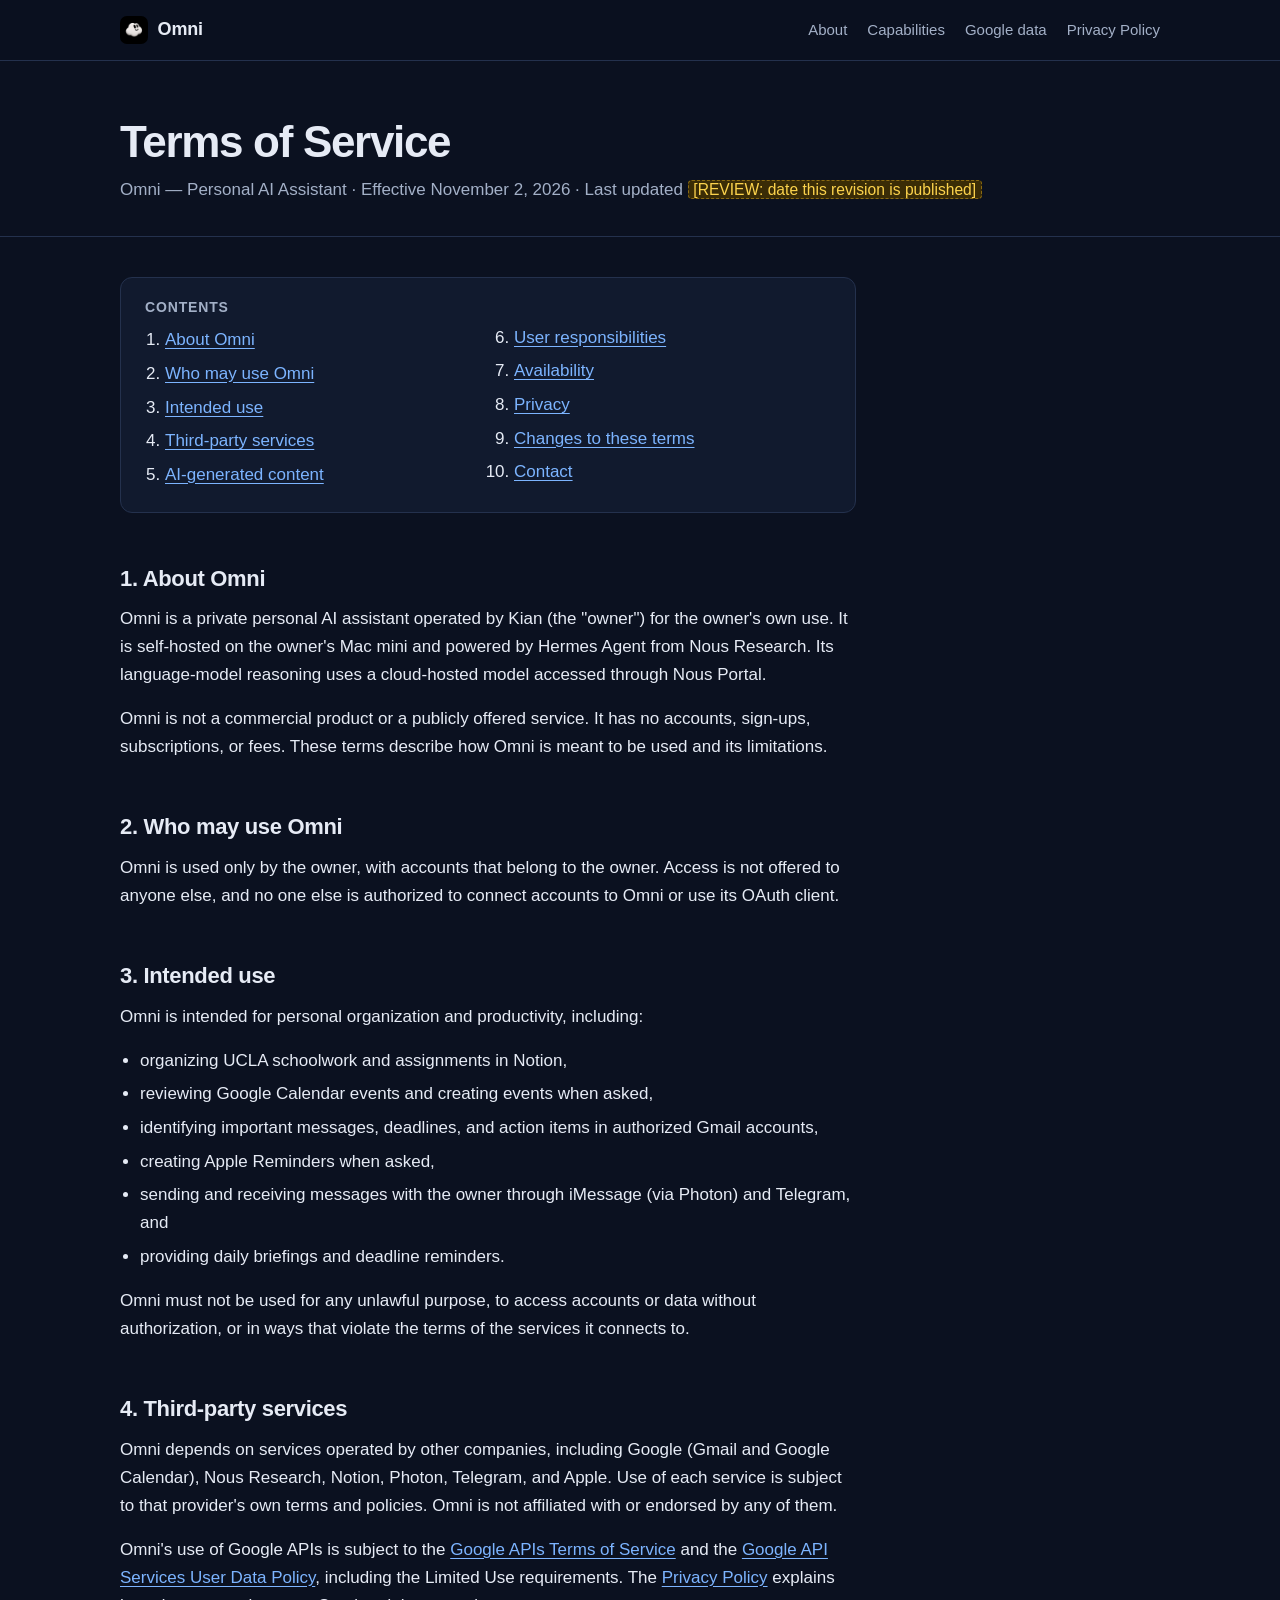
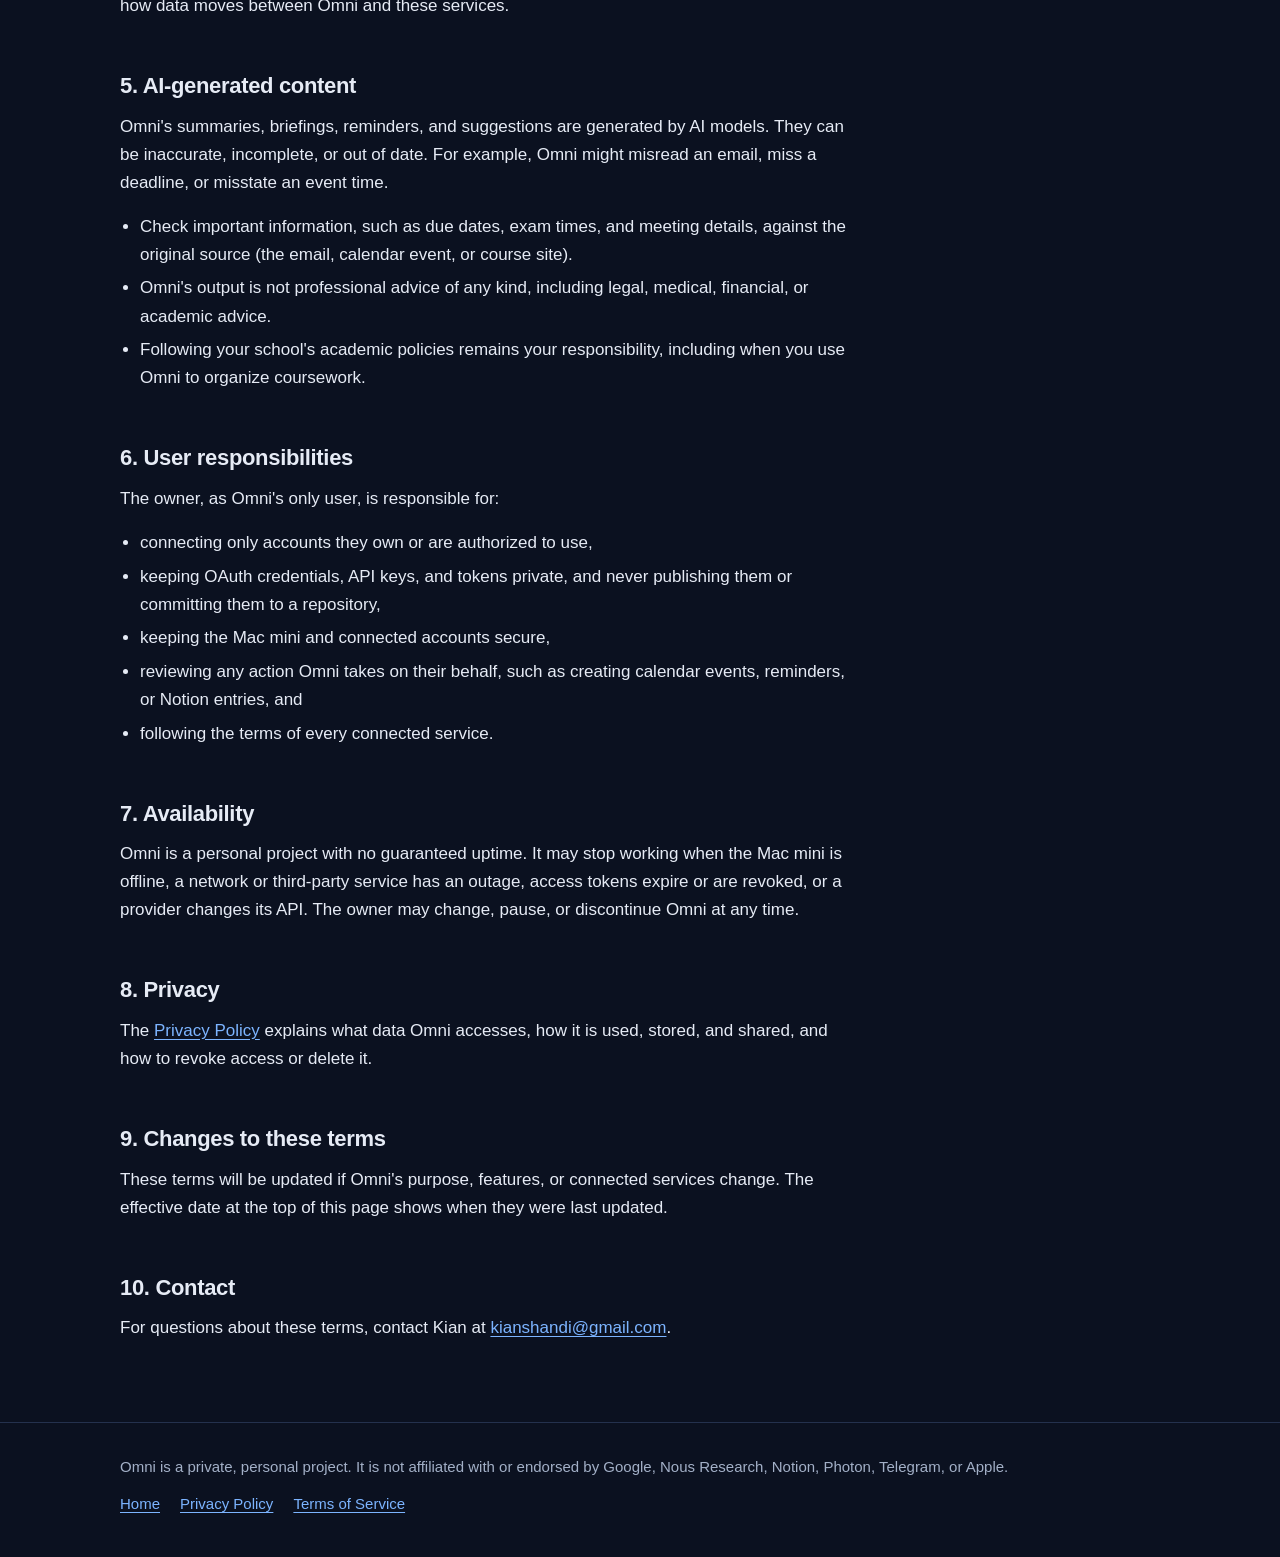
<file: terms.html>
<!doctype html>
<html lang="en">
<head>
  <meta charset="utf-8">
  <meta name="viewport" content="width=device-width, initial-scale=1">
  <title>Terms of Service — Omni</title>
  <meta name="description" content="Terms of Service for Omni, a private, single-user personal AI assistant that is not offered as a public service.">
  <link rel="icon" type="image/png" href="logo-256.png">
  <link rel="apple-touch-icon" href="logo-256.png">
  <link rel="stylesheet" href="styles.css">
</head>
<body>
  <a class="skip-link" href="#main">Skip to content</a>

  <header class="site-header">
    <div class="container">
      <a class="brand" href="index.html">
        <img class="brand-mark" src="logo-256.png" alt="" width="28" height="28">
        Omni
      </a>
      <nav class="site-nav" aria-label="Primary">
        <ul>
          <li><a href="index.html#about">About</a></li>
          <li><a href="index.html#capabilities">Capabilities</a></li>
          <li><a href="index.html#google">Google data</a></li>
          <li><a href="privacy.html">Privacy Policy</a></li>
        </ul>
      </nav>
    </div>
  </header>

  <main id="main">
    <div class="policy-header">
      <div class="container">
        <h1>Terms of Service</h1>
        <p class="policy-meta">
          Omni — Personal AI Assistant &middot; Effective November 2, 2026 &middot; Last updated
          <mark class="review">[REVIEW: date this revision is published]</mark>
        </p>
      </div>
    </div>

    <div class="policy">
      <div class="container">
        <div class="prose">

          <nav class="toc" aria-label="Contents">
            <h2>Contents</h2>
            <ol>
              <li><a href="#about">About Omni</a></li>
              <li><a href="#who">Who may use Omni</a></li>
              <li><a href="#intended-use">Intended use</a></li>
              <li><a href="#third-party">Third-party services</a></li>
              <li><a href="#ai-content">AI-generated content</a></li>
              <li><a href="#responsibilities">User responsibilities</a></li>
              <li><a href="#availability">Availability</a></li>
              <li><a href="#privacy">Privacy</a></li>
              <li><a href="#changes">Changes to these terms</a></li>
              <li><a href="#contact">Contact</a></li>
            </ol>
          </nav>

          <h2 id="about">1. About Omni</h2>
          <p>
            Omni is a private personal AI assistant operated by
            Kian (the "owner") for the owner's own use.
            It is self-hosted on the owner's Mac mini and powered by Hermes Agent from
            Nous Research. Its language-model reasoning uses a cloud-hosted model accessed
            through Nous Portal.
          </p>
          <p>
            Omni is not a commercial product or a publicly offered service. It has no
            accounts, sign-ups, subscriptions, or fees. These terms describe how Omni is
            meant to be used and its limitations.
          </p>

          <h2 id="who">2. Who may use Omni</h2>
          <p>
            Omni is used only by the owner, with accounts that belong to the owner. Access
            is not offered to anyone else, and no one else is authorized to connect accounts
            to Omni or use its OAuth client.
          </p>

          <h2 id="intended-use">3. Intended use</h2>
          <p>Omni is intended for personal organization and productivity, including:</p>
          <ul>
            <li>organizing UCLA schoolwork and assignments in Notion,</li>
            <li>reviewing Google Calendar events and creating events when asked,</li>
            <li>identifying important messages, deadlines, and action items in authorized Gmail accounts,</li>
            <li>creating Apple Reminders when asked,</li>
            <li>sending and receiving messages with the owner through iMessage (via Photon) and Telegram, and</li>
            <li>providing daily briefings and deadline reminders.</li>
          </ul>
          <p>
            Omni must not be used for any unlawful purpose, to access accounts or data
            without authorization, or in ways that violate the terms of the services it
            connects to.
          </p>

          <h2 id="third-party">4. Third-party services</h2>
          <p>
            Omni depends on services operated by other companies, including Google (Gmail
            and Google Calendar), Nous Research, Notion, Photon, Telegram, and Apple. Use of
            each service is subject to that provider's own terms and policies. Omni is not
            affiliated with or endorsed by any of them.
          </p>
          <p>
            Omni's use of Google APIs is subject to the
            <a href="https://developers.google.com/terms">Google APIs Terms of Service</a> and the
            <a href="https://developers.google.com/terms/api-services-user-data-policy">Google API Services User Data Policy</a>,
            including the Limited Use requirements. The <a href="privacy.html">Privacy Policy</a>
            explains how data moves between Omni and these services.
          </p>

          <h2 id="ai-content">5. AI-generated content</h2>
          <p>
            Omni's summaries, briefings, reminders, and suggestions are generated by AI
            models. They can be inaccurate, incomplete, or out of date. For example, Omni
            might misread an email, miss a deadline, or misstate an event time.
          </p>
          <ul>
            <li>Check important information, such as due dates, exam times, and meeting details, against the original source (the email, calendar event, or course site).</li>
            <li>Omni's output is not professional advice of any kind, including legal, medical, financial, or academic advice.</li>
            <li>Following your school's academic policies remains your responsibility, including when you use Omni to organize coursework.</li>
          </ul>

          <h2 id="responsibilities">6. User responsibilities</h2>
          <p>The owner, as Omni's only user, is responsible for:</p>
          <ul>
            <li>connecting only accounts they own or are authorized to use,</li>
            <li>keeping OAuth credentials, API keys, and tokens private, and never publishing them or committing them to a repository,</li>
            <li>keeping the Mac mini and connected accounts secure,</li>
            <li>reviewing any action Omni takes on their behalf, such as creating calendar events, reminders, or Notion entries, and</li>
            <li>following the terms of every connected service.</li>
          </ul>

          <h2 id="availability">7. Availability</h2>
          <p>
            Omni is a personal project with no guaranteed uptime. It may stop working when the
            Mac mini is offline, a network or third-party service has an outage, access tokens
            expire or are revoked, or a provider changes its API. The owner may change,
            pause, or discontinue Omni at any time.
          </p>

          <h2 id="privacy">8. Privacy</h2>
          <p>
            The <a href="privacy.html">Privacy Policy</a> explains what data Omni accesses, how
            it is used, stored, and shared, and how to revoke access or delete it.
          </p>

          <h2 id="changes">9. Changes to these terms</h2>
          <p>
            These terms will be updated if Omni's purpose, features, or connected services
            change. The effective date at the top of this page shows when they were last
            updated.
          </p>

          <h2 id="contact">10. Contact</h2>
          <p>
            For questions about these terms, contact
            Kian at
            <a href="mailto:kianshandi@gmail.com">kianshandi@gmail.com</a>.
          </p>

        </div>
      </div>
    </div>
  </main>

  <footer class="site-footer">
    <div class="container">
      <p>Omni is a private, personal project. It is not affiliated with or endorsed by Google, Nous Research, Notion, Photon, Telegram, or Apple.</p>
      <ul>
        <li><a href="index.html">Home</a></li>
        <li><a href="privacy.html">Privacy Policy</a></li>
        <li><a href="terms.html" aria-current="page">Terms of Service</a></li>
      </ul>
    </div>
  </footer>
</body>
</html>
</file>
<file: styles.css>
/* Omni — shared styles for index.html and privacy.html */

:root {
  color-scheme: dark;

  --bg: #0b1120;
  --surface: #111a2e;
  --surface-2: #16213a;
  --border: #24314d;
  --text: #e6ebf5;
  --muted: #a3b0c7;
  --accent: #7cb4ff;
  --accent-strong: #2563eb;
  --accent-soft: rgba(96, 165, 250, 0.12);
  --review-bg: #3a2c06;
  --review-text: #fcd34d;
  --review-border: #8a6a12;

  --radius: 12px;
  --max: 68rem;
  --prose: 46rem;
  --font: -apple-system, BlinkMacSystemFont, "Segoe UI", Roboto, "Helvetica Neue", Arial, sans-serif;
  --mono: ui-monospace, SFMono-Regular, Menlo, Consolas, monospace;
}

*,
*::before,
*::after {
  box-sizing: border-box;
}

html {
  -webkit-text-size-adjust: 100%;
  scroll-behavior: smooth;
}

body {
  margin: 0;
  background: var(--bg);
  color: var(--text);
  font-family: var(--font);
  font-size: 1.0625rem;
  line-height: 1.65;
}

img,
svg {
  max-width: 100%;
}

a {
  color: var(--accent);
  text-underline-offset: 0.18em;
}

a:hover {
  text-decoration-thickness: 2px;
}

:focus-visible {
  outline: 2px solid var(--accent);
  outline-offset: 3px;
  border-radius: 4px;
}

code {
  font-family: var(--mono);
  font-size: 0.875em;
  background: var(--surface-2);
  border: 1px solid var(--border);
  border-radius: 6px;
  padding: 0.1em 0.4em;
  overflow-wrap: anywhere;
}

.skip-link {
  position: absolute;
  left: -999px;
  top: 0.5rem;
  background: var(--accent-strong);
  color: #fff;
  padding: 0.5rem 1rem;
  border-radius: 8px;
  z-index: 10;
}

.skip-link:focus {
  left: 1rem;
}

.container {
  width: 100%;
  max-width: var(--max);
  margin: 0 auto;
  padding: 0 1rem;
}

@media (min-width: 640px) {
  .container {
    padding: 0 1.5rem;
  }
}

/* Header */

.site-header {
  border-bottom: 1px solid var(--border);
  background: rgba(11, 17, 32, 0.92);
  position: sticky;
  top: 0;
  z-index: 5;
  backdrop-filter: blur(8px);
}

.site-header .container {
  display: flex;
  align-items: center;
  justify-content: space-between;
  gap: 1rem;
  min-height: 3.75rem;
  flex-wrap: wrap;
}

.brand {
  display: inline-flex;
  align-items: center;
  gap: 0.6rem;
  color: var(--text);
  font-weight: 650;
  font-size: 1.125rem;
  text-decoration: none;
  letter-spacing: -0.01em;
}

.brand-mark {
  width: 1.75rem;
  height: 1.75rem;
  flex: none;
  border-radius: 7px;
}

.hero-logo {
  display: block;
  width: 5.5rem;
  height: 5.5rem;
  margin: 0 0 1.5rem;
  border-radius: 22px;
  border: 1px solid var(--border);
}

.site-nav ul {
  display: flex;
  flex-wrap: wrap;
  gap: 0.25rem 1.25rem;
  list-style: none;
  margin: 0;
  padding: 0;
  font-size: 0.9375rem;
}

.site-nav a {
  color: var(--muted);
  text-decoration: none;
}

.site-nav a:hover,
.site-nav a[aria-current="page"] {
  color: var(--text);
}

/* Hero */

.hero {
  padding: 4.5rem 0 3.5rem;
  border-bottom: 1px solid var(--border);
  background:
    radial-gradient(60rem 24rem at 15% -10%, rgba(37, 99, 235, 0.18), transparent 60%),
    var(--bg);
}

.eyebrow {
  display: inline-block;
  margin: 0 0 1rem;
  padding: 0.25rem 0.75rem;
  border: 1px solid var(--border);
  border-radius: 999px;
  background: var(--accent-soft);
  color: var(--accent);
  font-size: 0.8125rem;
  font-weight: 600;
  letter-spacing: 0.02em;
}

.hero h1 {
  margin: 0 0 1rem;
  font-size: clamp(2.25rem, 6vw, 3.5rem);
  line-height: 1.1;
  letter-spacing: -0.03em;
}

.hero h1 span {
  color: var(--muted);
  font-weight: 500;
}

.lead {
  max-width: 40rem;
  margin: 0 0 2rem;
  color: var(--muted);
  font-size: 1.1875rem;
}

.actions {
  display: flex;
  flex-wrap: wrap;
  gap: 0.75rem;
}

.button {
  display: inline-flex;
  align-items: center;
  justify-content: center;
  min-height: 2.75rem;
  padding: 0.6rem 1.25rem;
  border-radius: 10px;
  border: 1px solid var(--border);
  background: var(--surface-2);
  color: var(--text);
  font-weight: 600;
  font-size: 0.9875rem;
  text-decoration: none;
}

.button:hover {
  border-color: var(--accent);
}

.button-primary {
  background: var(--accent-strong);
  border-color: var(--accent-strong);
  color: #fff;
}

.button-primary:hover {
  background: #1d4ed8;
  border-color: #1d4ed8;
}

/* Sections */

main {
  display: block;
}

.section {
  padding: 3.5rem 0;
  border-bottom: 1px solid var(--border);
}

.section:last-of-type {
  border-bottom: 0;
}

.section h2 {
  margin: 0 0 0.75rem;
  font-size: 1.625rem;
  letter-spacing: -0.02em;
  line-height: 1.25;
}

.section-intro {
  max-width: var(--prose);
  margin: 0 0 2rem;
  color: var(--muted);
}

.prose {
  max-width: var(--prose);
}

.prose p,
.prose ul {
  margin: 0 0 1rem;
}

.prose ul {
  padding-left: 1.25rem;
}

.prose li + li {
  margin-top: 0.35rem;
}

/* Cards */

.grid {
  display: grid;
  gap: 1rem;
  grid-template-columns: 1fr;
}

@media (min-width: 640px) {
  .grid {
    grid-template-columns: repeat(2, 1fr);
  }
}

@media (min-width: 960px) {
  .grid {
    grid-template-columns: repeat(3, 1fr);
  }
}

.card {
  background: var(--surface);
  border: 1px solid var(--border);
  border-radius: var(--radius);
  padding: 1.25rem 1.25rem 1.1rem;
}

.card h3 {
  margin: 0 0 0.4rem;
  font-size: 1.0625rem;
}

.card p {
  margin: 0;
  color: var(--muted);
  font-size: 0.9875rem;
}

.card .tag {
  display: inline-block;
  margin-bottom: 0.6rem;
  color: var(--accent);
  font-size: 0.75rem;
  font-weight: 650;
  letter-spacing: 0.06em;
  text-transform: uppercase;
}

.callout {
  max-width: var(--prose);
  margin: 1.5rem 0 0;
  padding: 1rem 1.25rem;
  border: 1px solid var(--border);
  border-left: 3px solid var(--accent);
  border-radius: 8px;
  background: var(--surface);
}

.callout p {
  margin: 0;
}

.callout p + p {
  margin-top: 0.6rem;
}

/* Review markers — every one must be resolved before publishing */

.review {
  background: var(--review-bg);
  color: var(--review-text);
  border: 1px dashed var(--review-border);
  border-radius: 4px;
  padding: 0 0.3em;
  font-size: 0.92em;
}

/* Policy page */

.policy-header {
  padding: 3.5rem 0 2rem;
  border-bottom: 1px solid var(--border);
}

.policy-header h1 {
  margin: 0 0 0.5rem;
  font-size: clamp(2rem, 5vw, 2.75rem);
  letter-spacing: -0.03em;
  line-height: 1.15;
}

.policy-meta {
  margin: 0;
  color: var(--muted);
}

.policy {
  padding: 2.5rem 0 4rem;
}

.policy .prose {
  max-width: var(--prose);
}

.policy h2 {
  margin: 2.75rem 0 0.75rem;
  padding-top: 0.5rem;
  font-size: 1.375rem;
  letter-spacing: -0.015em;
  line-height: 1.3;
  scroll-margin-top: 5rem;
}

.policy h3 {
  margin: 1.75rem 0 0.5rem;
  font-size: 1.0625rem;
}

.toc {
  margin: 0 0 1rem;
  padding: 1.25rem 1.5rem;
  background: var(--surface);
  border: 1px solid var(--border);
  border-radius: var(--radius);
}

.toc h2 {
  margin: 0 0 0.5rem;
  padding: 0;
  font-size: 0.875rem;
  color: var(--muted);
  letter-spacing: 0.06em;
  text-transform: uppercase;
}

.toc ol {
  margin: 0;
  padding-left: 1.25rem;
  columns: 1;
  column-gap: 2rem;
}

@media (min-width: 640px) {
  .toc ol {
    columns: 2;
  }
}

.toc li {
  break-inside: avoid;
  margin: 0.15rem 0;
}

.prose .scope-list,
.scope-list {
  display: grid;
  gap: 0.75rem;
  margin: 1rem 0 1.25rem;
  padding: 0;
  list-style: none;
}

.scope-list li {
  background: var(--surface);
  border: 1px solid var(--border);
  border-radius: 10px;
  padding: 1rem 1.15rem;
}

.scope-list li + li {
  margin-top: 0;
}

.scope-list strong {
  display: block;
  margin-bottom: 0.25rem;
}

.scope-list p {
  margin: 0.35rem 0 0;
  color: var(--muted);
  font-size: 0.9875rem;
}

/* Footer */

.site-footer {
  border-top: 1px solid var(--border);
  padding: 2rem 0 2.5rem;
  color: var(--muted);
  font-size: 0.9375rem;
}

.site-footer .container {
  display: flex;
  flex-wrap: wrap;
  justify-content: space-between;
  gap: 0.75rem 2rem;
}

.site-footer p {
  margin: 0;
}

.site-footer ul {
  display: flex;
  flex-wrap: wrap;
  gap: 0.25rem 1.25rem;
  list-style: none;
  margin: 0;
  padding: 0;
}

@media (prefers-reduced-motion: reduce) {
  html {
    scroll-behavior: auto;
  }
}
</file>
